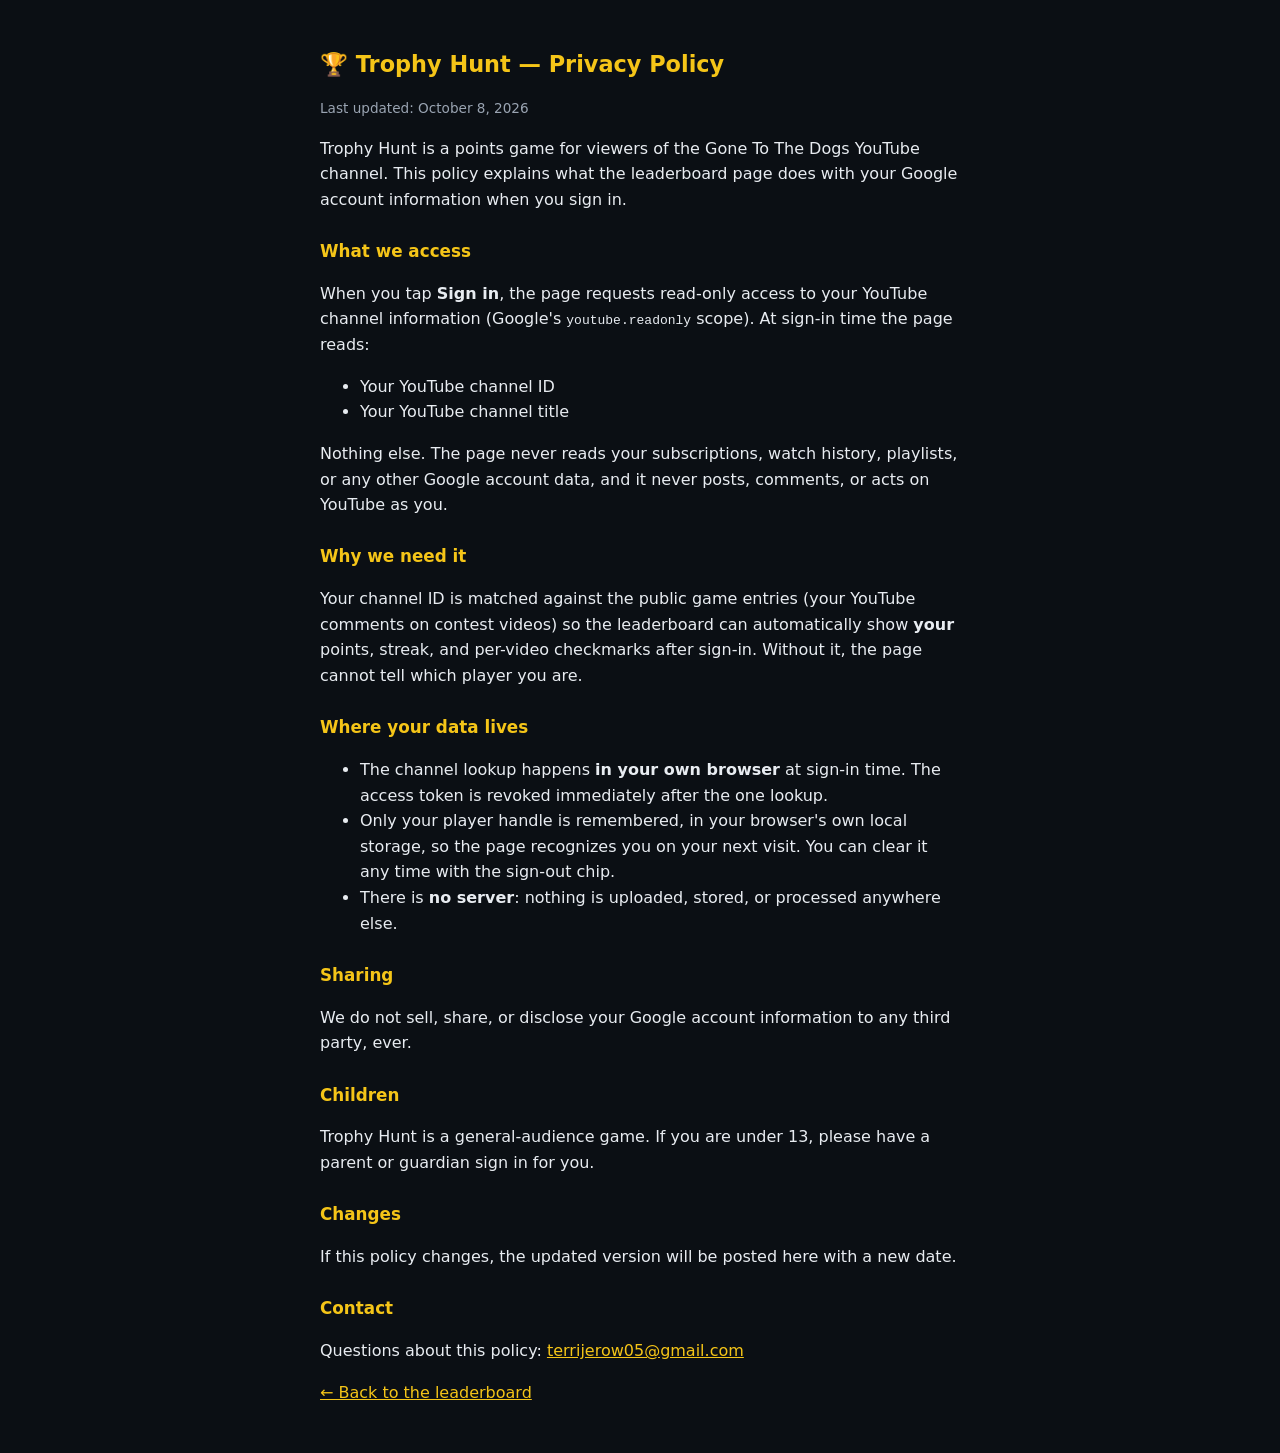
<file: privacy.html>
<!DOCTYPE html>
<html lang="en">
<head>
<meta charset="UTF-8">
<meta name="viewport" content="width=device-width, initial-scale=1.0">
<title>Privacy Policy — Trophy Hunt</title>
<style>
  body { font-family: -apple-system, system-ui, sans-serif; background: #0b0f14; color: #e8ecf1; margin: 0; padding: 2rem 1.2rem; line-height: 1.6; }
  main { max-width: 640px; margin: 0 auto; }
  h1 { color: #f5c518; font-size: 1.4rem; }
  h2 { color: #f5c518; font-size: 1.05rem; margin-top: 1.6rem; }
  a { color: #f5c518; }
  .updated { color: #9aa4b2; font-size: .85rem; }
</style>
</head>
<body>
<main>
  <h1>🏆 Trophy Hunt — Privacy Policy</h1>
  <p class="updated">Last updated: October 8, 2026</p>

  <p>Trophy Hunt is a points game for viewers of the Gone To The Dogs YouTube channel. This policy explains what the leaderboard page does with your Google account information when you sign in.</p>

  <h2>What we access</h2>
  <p>When you tap <b>Sign in</b>, the page requests read-only access to your YouTube channel information (Google's <code>youtube.readonly</code> scope). At sign-in time the page reads:</p>
  <ul>
    <li>Your YouTube channel ID</li>
    <li>Your YouTube channel title</li>
  </ul>
  <p>Nothing else. The page never reads your subscriptions, watch history, playlists, or any other Google account data, and it never posts, comments, or acts on YouTube as you.</p>

  <h2>Why we need it</h2>
  <p>Your channel ID is matched against the public game entries (your YouTube comments on contest videos) so the leaderboard can automatically show <b>your</b> points, streak, and per-video checkmarks after sign-in. Without it, the page cannot tell which player you are.</p>

  <h2>Where your data lives</h2>
  <ul>
    <li>The channel lookup happens <b>in your own browser</b> at sign-in time. The access token is revoked immediately after the one lookup.</li>
    <li>Only your player handle is remembered, in your browser's own local storage, so the page recognizes you on your next visit. You can clear it any time with the sign-out chip.</li>
    <li>There is <b>no server</b>: nothing is uploaded, stored, or processed anywhere else.</li>
  </ul>

  <h2>Sharing</h2>
  <p>We do not sell, share, or disclose your Google account information to any third party, ever.</p>

  <h2>Children</h2>
  <p>Trophy Hunt is a general-audience game. If you are under 13, please have a parent or guardian sign in for you.</p>

  <h2>Changes</h2>
  <p>If this policy changes, the updated version will be posted here with a new date.</p>

  <h2>Contact</h2>
  <p>Questions about this policy: <a href="mailto:terrijerow05@gmail.com">terrijerow05@gmail.com</a></p>

  <p><a href="./">← Back to the leaderboard</a></p>
</main>
</body>
</html>
</file>
